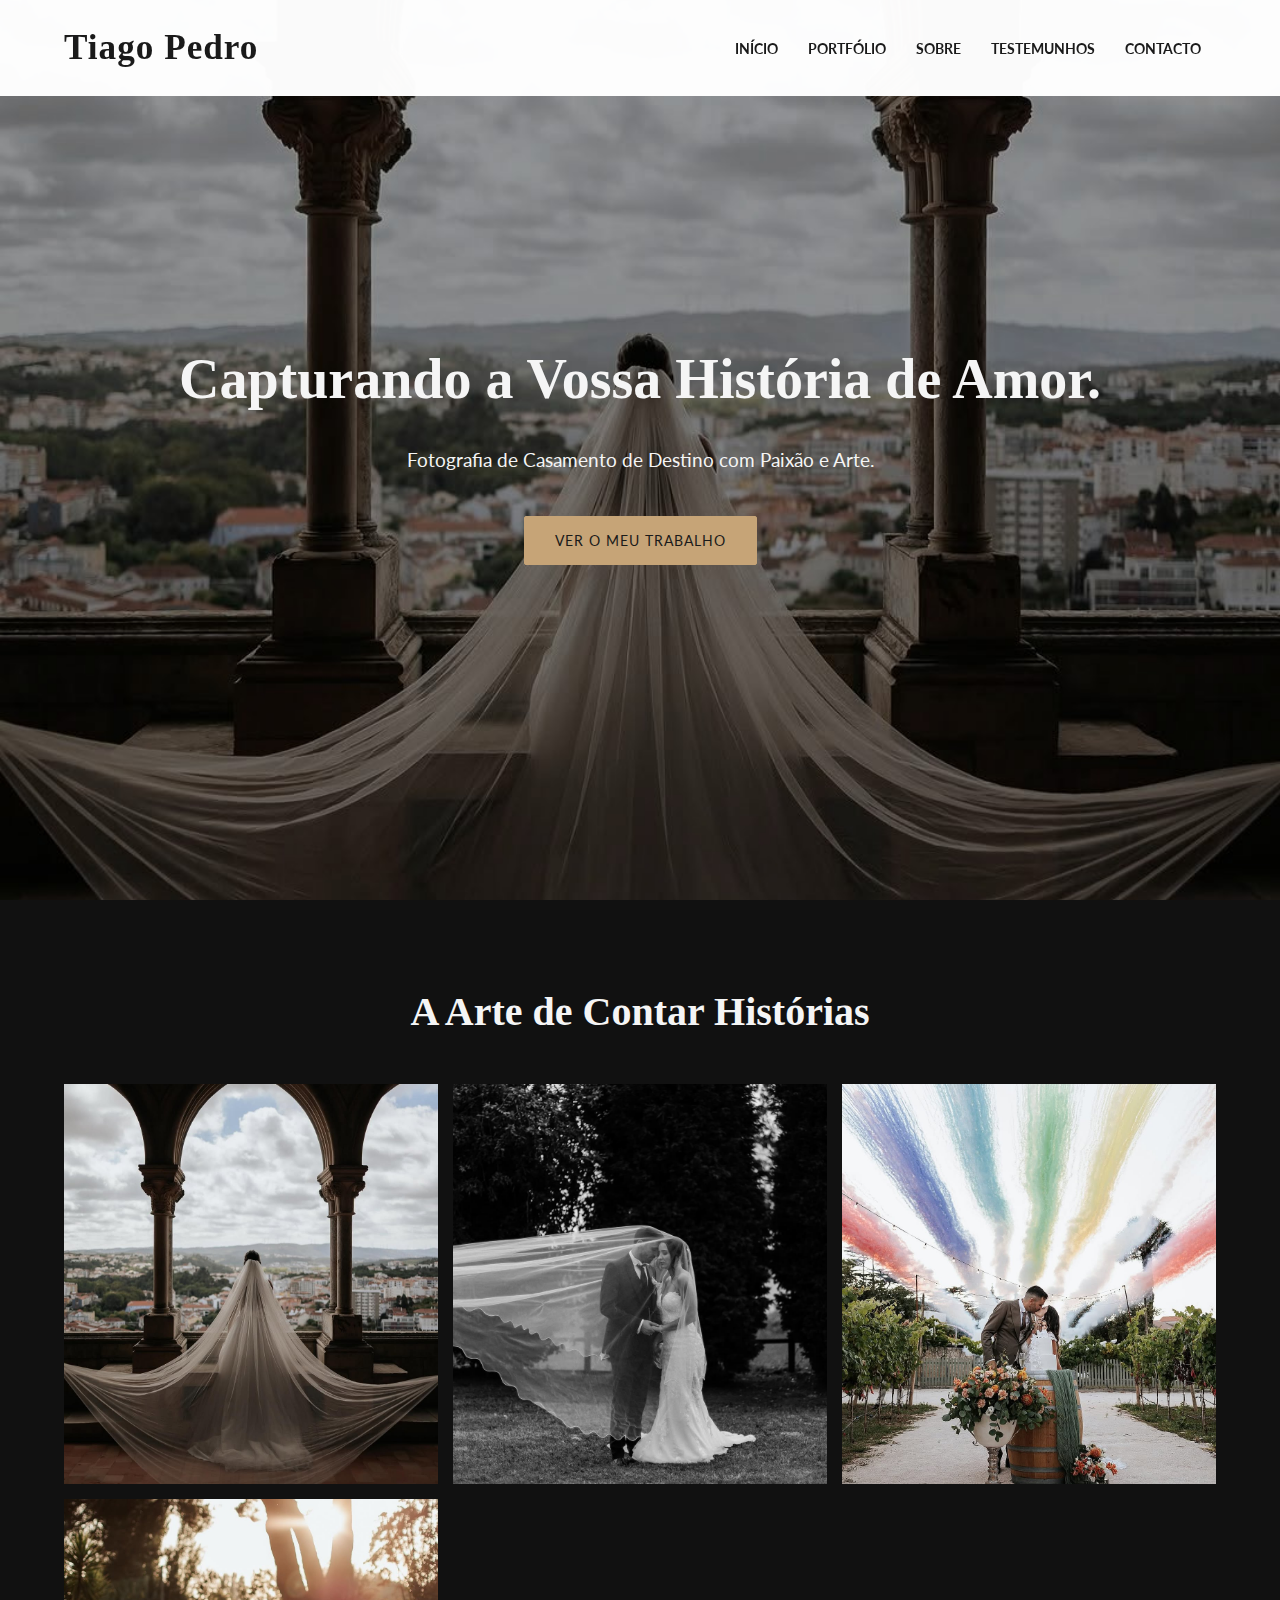
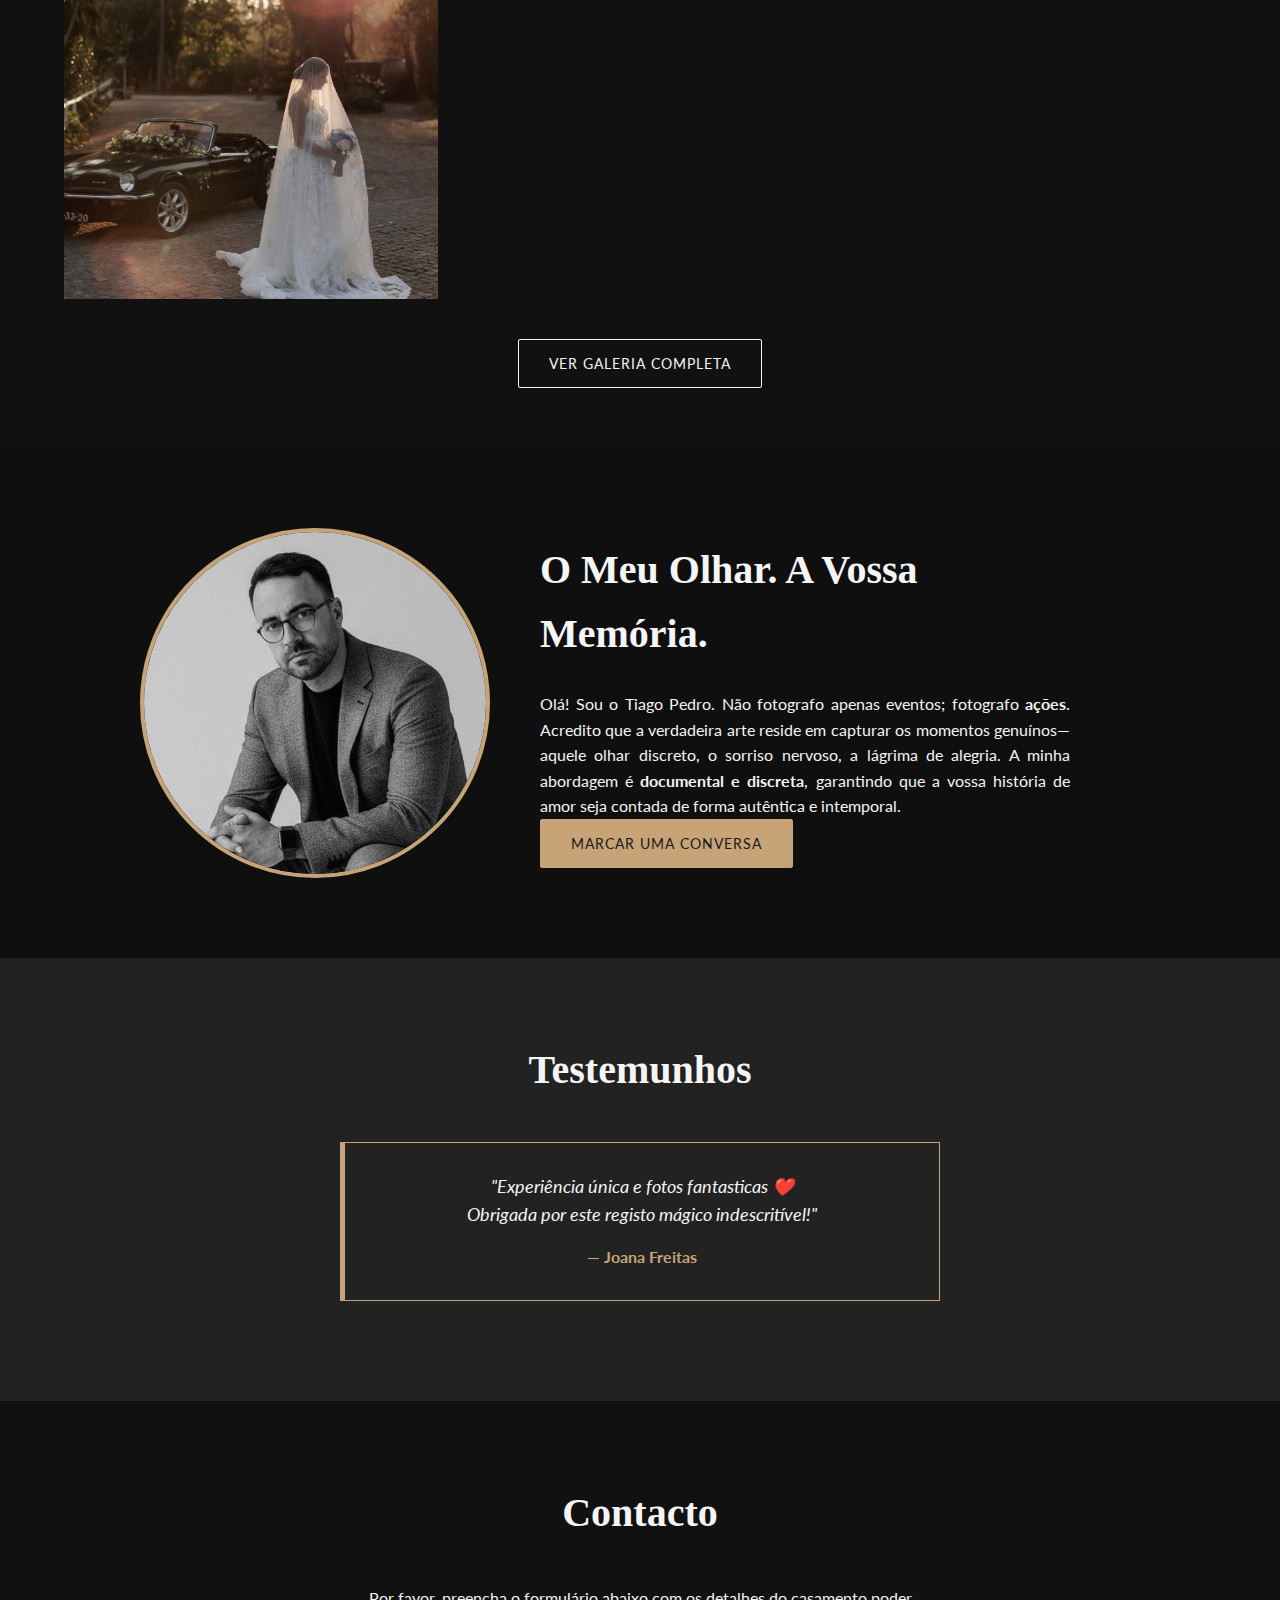
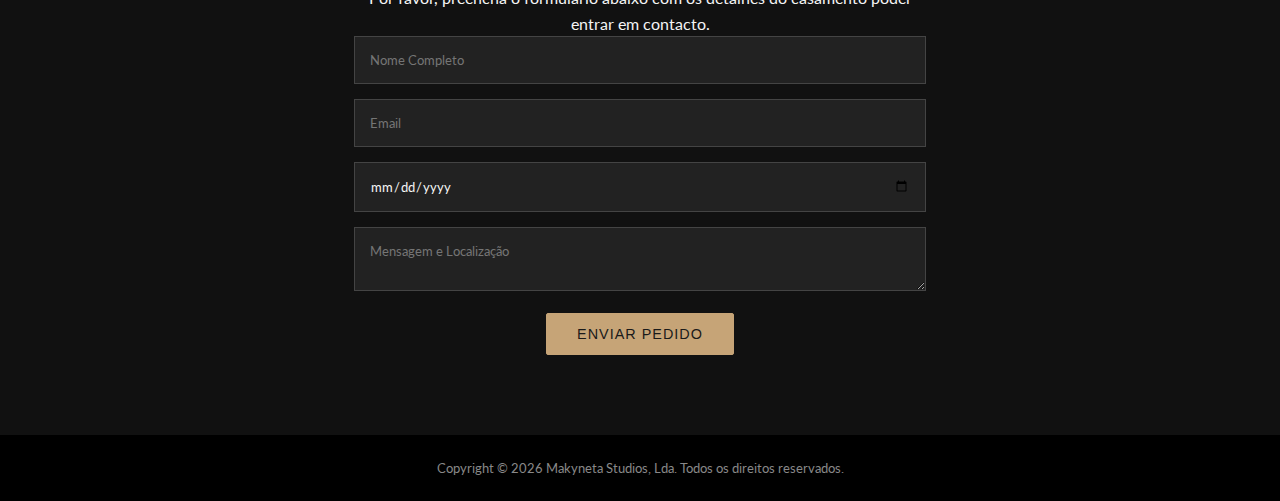
<file: index.html>
<!DOCTYPE html>
<html lang="pt-pt">

<head>
    <meta charset="UTF-8">
    <meta name="viewport" content="width=device-width, initial-scale=1.0">
    <meta property="og:title" content="Tiago Pedro">
    <meta name="author" content="Bem-vindo/a ao website de Tiago Pedro, fotógrafo de casamentos de destino.">
    <meta property="og:type" content="website">
    <meta name="robots" content="index, follow">
    <title>Tiago Pedro</title>
    <link rel="icon" href="assets/images/perfil/tiago-bw.jpg" type="image/jpg">
    <link
        href="https://fonts.googleapis.com/css2?family=Playfair+Display:wght@700&family=Lato:wght@400;700&display=swap"
        rel="stylesheet">
    <link rel="stylesheet" href="https://cdnjs.cloudflare.com/ajax/libs/font-awesome/6.5.1/css/all.min.css"
        integrity="sha512-DTOQO9RWCH3ppGqcWaEA1BIZOC6xxalwEsw9c2QQeAIftl+Vegovlnee1c9QX4TctnWMn13TZye+giMm8e2LwA=="
        crossorigin="anonymous" referrerpolicy="no-referrer" />
    <link rel="stylesheet" href="assets/styles/main.css">
</head>

<body>

    <header id="main-header">
        <div class="logo">
            <h1>Tiago Pedro</h1>
        </div>
        <nav id="main-nav">
            <ul>
                <li><a href="#home">Início</a></li>
                <li><a href="#portfolio">Portfólio</a></li>
                <li><a href="#sobre">Sobre</a></li>
                <li><a href="#testemunhos">Testemunhos</a></li>
                <li><a href="#contacto">Contacto</a></li>
            </ul>
        </nav>
        <button class="menu-toggle" aria-label="Menu"><span class="bar"></span><span class="bar"></span><span
                class="bar"></span></button>
    </header>

    <section id="home" class="hero-section">
        <div class="hero-content">
            <h2>Capturando a Vossa História de Amor.</h2>
            <p>Fotografia de Casamento de Destino com Paixão e Arte.</p>
            <a href="#portfolio" class="btn-primary">Ver o Meu Trabalho</a>
        </div>
    </section>

    <section id="portfolio" class="showcase-section">
        <h3>A Arte de Contar Histórias</h3>
        <div class="showcase-grid">
            <img src="assets/images/gallery/portfolio/1.jpg" alt="Destaque Casamento 1" class="grid-item">
            <img src="assets/images/gallery/portfolio/2.jpg" alt="Destaque Casamento 2" class="grid-item">
            <img src="assets/images/gallery/portfolio/3.jpg" alt="Destaque Casamento 3" class="grid-item">
            <img src="assets/images/gallery/portfolio/4.jpg" alt="Destaque Casamento 4" class="grid-item">
        </div>
        <a href="#" id="openGalleryBtn" class="btn-secondary">Ver Galeria Completa</a>
    </section>

    <div id="galleryModal" class="modal-overlay">
        <div class="modal-content">
            <span class="close-btn">&times;</span>

            <h3>Galeria</h3>
            <p class="modal-caption">Clique para adicionar ou remover fotografias favoritas.</p>

            <div class="modal-gallery-grid">
                <div class="modal-item" data-photo-id="1">
                    <img src="assets/images/gallery/1.jpg">
                    <button class="add-fav-btn">Adicionar aos Favoritos</button>
                </div>
                <div class="modal-item" data-photo-id="2">
                    <img src="assets/images/gallery/2.jpg">
                    <button class="add-fav-btn">Adicionar aos Favoritos</button>
                </div>
                <div class="modal-item" data-photo-id="3">
                    <img src="assets/images/gallery/3.jpg">
                    <button class="add-fav-btn">Adicionar aos Favoritos</button>
                </div>
                <div class="modal-item" data-photo-id="4">
                    <img src="assets/images/gallery/4.jpg">
                    <button class="add-fav-btn">Adicionar aos Favoritos</button>
                </div>
                <div class="modal-item" data-photo-id="5">
                    <img src="assets/images/gallery/5.jpg">
                    <button class="add-fav-btn">Adicionar aos Favoritos</button>
                </div>
                <div class="modal-item" data-photo-id="6">
                    <img src="assets/images/gallery/6.jpg">
                    <button class="add-fav-btn">Adicionar aos Favoritos</button>
                </div>
                <div class="modal-item" data-photo-id="7">
                    <img src="assets/images/gallery/7.jpg">
                    <button class="add-fav-btn">Adicionar aos Favoritos</button>
                </div>
                <div class="modal-item" data-photo-id="8">
                    <img src="assets/images/gallery/8.jpg">
                    <button class="add-fav-btn">Adicionar aos Favoritos</button>
                </div>
                <div class="modal-item" data-photo-id="9">
                    <img src="assets/images/gallery/9.jpg">
                    <button class="add-fav-btn">Adicionar aos Favoritos</button>
                </div>
                <div class="modal-item" data-photo-id="10">
                    <img src="assets/images/gallery/10.jpg">
                    <button class="add-fav-btn">Adicionar aos Favoritos</button>
                </div>
                <div class="modal-item" data-photo-id="11">
                    <img src="assets/images/gallery/11.jpg">
                    <button class="add-fav-btn">Adicionar aos Favoritos</button>
                </div>
            </div>
        </div>
    </div>

    <section id="sobre" class="about-section">
        <div class="about-container">
            <img src="assets/images/perfil/tiago-bw.jpg" alt="Tiago Pedro - Fotógrafo de Casamento"
                class="profile-photo">

            <div class="about-content">
                <h3 class="about-title">O Meu Olhar. A Vossa Memória.</h3>
                <p style="text-align: justify;">Olá! Sou o Tiago Pedro. Não fotografo apenas eventos; fotografo
                    <strong>ações</strong>. Acredito que a
                    verdadeira arte reside em capturar os momentos genuínos—aquele olhar discreto, o sorriso nervoso, a
                    lágrima de alegria. A minha abordagem é <strong>documental e discreta</strong>, garantindo
                    que a vossa história de amor seja contada
                    de forma autêntica e intemporal.</p>
                <a href="#contacto" class="btn-primary">Marcar uma Conversa</a>
            </div>
            <div class="social-links">
                <a href="r/instagram" aria-label="Instagram" target="_blank">
                    <i class="fab fa-instagram"></i>
                </a>
                <a href="r/facebook" aria-label="Facebook" target="_blank">
                    <i class="fab fa-facebook-f"></i>
                </a>
            </div>
        </div>
    </section>

    <section id="testemunhos" class="testimonials-section">
        <h3>Testemunhos</h3>
        <div class="testimonial-card">
            <p>"Experiência única e fotos fantasticas ❤️<br>Obrigada por este registo mágico indescritível!"</p>
            <h4>— Joana Freitas</h4>
        </div>
    </section>

    <section id="contacto" class="contact-section">
        <h3>Contacto</h3>
        <p>Por favor, preencha o formulário abaixo com os detalhes do casamento poder entrar em contacto.</p>
        <form class="contact-form" action="https://formspree.io/f/mldppwea">
            <input type="text" placeholder="Nome Completo" required>
            <input type="email" placeholder="Email" required>
            <input type="date" placeholder="Data do Casamento Preferida">
            <textarea placeholder="Mensagem e Localização" required></textarea>
            <button type="submit" class="btn-primary">Enviar Pedido</button>
        </form>
    </section>

    <footer id="main-footer">
        <div class="footer-info">
            <p class="copyright-link"><a href="https://makyneta.github.io">Copyright &copy; <span
                        id="current-year"></span> Makyneta Studios, Lda. Todos os direitos reservados.</a></p>
        </div>
    </footer>

    <script>
        document.getElementById('current-year').textContent = new Date().getFullYear();
    </script>
    <script src="assets/scripts/main.js"></script>
</body>

</html>
</file>
<file: assets/styles/main.css>
/* style.css - CSS COMPLETO PARA TIAGO PEDRO (TEMA DARK MODE DE LUXO) */

/* VARIÁVEIS DE COR E TIPOGRAFIA */
:root {
    --primary-color: #C6A477; /* Dourado Envelhecido/Bege */
    --background-dark: #111111; /* Preto Fundo */
    --text-light: #F5F5F5; /* Branco Quente para texto */
    --text-dark: #1a1a1a; /* Preto para elementos em fundos claros */
    --font-serif: 'Georgia', serif; /* Títulos e Logotipo (Serif) */
    --font-sans: 'Lato', sans-serif; /* Corpo de Texto (Sans-serif) */
}

/* 1. RESET E BASE */
* { 
    box-sizing: border-box; 
    margin: 0; 
    padding: 0; 
}
body { 
    font-family: var(--font-sans); 
    color: var(--text-light); 
    line-height: 1.6;
    background-color: var(--background-dark); 
}
section { 
    padding: 80px 5%; 
}
h2 { 
    font-family: var(--font-serif); 
    font-size: 3.5em; 
    margin-bottom: 20px; 
    color: var(--text-light); 
}
h3 { 
    font-family: var(--font-serif); 
    font-size: 2.5em; 
    margin-bottom: 40px; 
    text-align: center; 
    color: var(--text-light); 
}
a {
    text-decoration: none;
}

/* 2. CABEÇALHO (Header) e Navegação */
#main-header {
    display: flex;
    justify-content: space-between;
    align-items: center;
    /* CORREÇÃO: Espaçamento adequado no topo */
    padding: 20px 5%; 
    position: fixed;
    width: 100%;
    z-index: 1000;
    /* Fundo claro no topo para contrastar com a foto inicial (se for escura) */
    background-color: rgba(255, 255, 255, 0.98); 
    transition: all 0.3s;
}

/* Estilo do Logo */
#main-header h1 {
    font-family: var(--font-serif);
    font-size: 2.2em; 
    color: var(--text-dark); 
    letter-spacing: 1px;
    font-weight: 700;
}

/* Efeito Scrolled (Fundo escuro após o scroll) */
#main-header.scrolled {
    background-color: var(--background-dark); 
    box-shadow: 0 4px 10px rgba(0, 0, 0, 0.5);
    padding: 15px 5%; /* Torna-o ligeiramente mais compacto */
}
#main-header.scrolled h1, #main-header.scrolled a {
    color: var(--text-light); 
}

/* Navegação Desktop */
#main-nav ul { 
    list-style: none; 
    display: flex; 
    align-items: center;
}
#main-nav ul li a {
    color: var(--text-dark); 
    text-transform: uppercase;
    font-size: 0.9em;
    font-weight: 700;
    /* CORREÇÃO: Espaçamento entre links */
    margin: 0 15px; 
    padding: 5px 0; 
    transition: color 0.3s;
}
#main-nav.active a, #main-header.scrolled a:hover {
    color: var(--primary-color);
}
#main-nav ul li a:hover {
    color: var(--primary-color); 
}

/* Botão Hamburger (Mobile) */
.menu-toggle { display: none; border: none; background: none; cursor: pointer; padding: 5px; z-index: 1001; }
.menu-toggle .bar { display: block; width: 25px; height: 3px; margin: 5px auto; background-color: var(--text-dark); transition: all 0.3s ease-in-out; }

/* 3. BOTÕES (Estilo Dourado/Clássico) */
.btn-primary, .btn-secondary {
    padding: 12px 30px;
    text-transform: uppercase;
    font-size: 0.9em;
    display: inline-block;
    transition: all 0.3s ease;
    letter-spacing: 1px;
    border-radius: 2px;
}
.btn-primary {
    background-color: var(--primary-color);
    color: var(--text-dark); 
    border: 1px solid var(--primary-color);
}
.btn-primary:hover {
    background-color: #0000006e;
    color: var(--primary-color);
    border: 1px solid var(--primary-color);
}
.btn-secondary {
    background-color: transparent;
    color: var(--text-light);
    border: 1px solid var(--text-light);
}
.btn-secondary:hover {
    color: var(--primary-color);
    border-color: var(--primary-color);
}

/* 4. SECÇÃO HERO (#home) */
.hero-section {
    height: 100vh;
    display: flex;
    justify-content: center;
    align-items: center;
    text-align: center;
    background: url('../images/background/hero.jpg') center/cover no-repeat;
    position: relative;
}
.hero-section::after { 
    content: ''; 
    position: absolute; 
    top: 0; 
    left: 0; 
    width: 100%; 
    height: 100%; 
    z-index: -1; 
}
.hero-content {
    padding: 30px;
}
.hero-content p {
    font-size: 1.2em;
    margin-bottom: 40px;
}

/* 5. PORTFÓLIO EM DESTAQUE (#portfolio) */
.showcase-section {
    padding-bottom: 60px;
    text-align: center;
}
.showcase-grid {
    display: grid;
    grid-template-columns: repeat(auto-fit, minmax(280px, 1fr));
    gap: 15px;
    margin-bottom: 40px;
}
.grid-item { 
    width: 100%;
    height: 400px;
    object-fit: cover;
    transition: transform 0.3s ease;
}
.grid-item:hover {
    transform: scale(1.03);
    opacity: 0.8;
}

/* 6. SECÇÃO SOBRE MIM (#sobre) - Novo Layout */
.about-section {
    padding: 80px 5%;
    text-align: center;
    background-color: #0f0f0f;
}

.about-container {
    max-width: 1000px;
    margin: 0 auto;
    display: flex;
    /* Alinha a imagem e o texto lado a lado em desktop */
    align-items: center; 
    justify-content: space-between;
    gap: 50px; /* Espaço entre a foto e o texto */
}

/* Estilo da Foto de Perfil */
.profile-photo {
    width: 350px;
    height: 350px;
    object-fit: cover;
    border-radius: 50%; /* Faz a foto ser redonda */
    border: 4px solid var(--primary-color); /* Adiciona um aro dourado elegante */
    flex-shrink: 0; /* Impede que a foto encolha demasiado */
}

/* Estilo do Conteúdo Textual */
.about-content {
    text-align: left; /* Alinha o texto à esquerda */
}

.about-title {
    text-align: left; /* Garante que o título se alinha com o texto */
    margin-bottom: 25px;
}

/* 7. TESTEMUNHOS (#testemunhos) */
.testimonials-section {
    background-color: #222; 
    text-align: center;
}
.testimonial-card {
    max-width: 600px;
    margin: 0 auto 20px;
    padding: 30px;
    border: 1px solid var(--primary-color);
    border-left: 5px solid var(--primary-color);
}
.testimonial-card p {
    font-style: italic;
    font-size: 1.1em;
    margin-bottom: 15px;
}
.testimonial-card h4 {
    color: var(--primary-color);
    font-weight: 700;
}

/* 8. CONTACTO (#contacto) */
.contact-section {
    text-align: center;
    max-width: 700px;
    margin: 0 auto;
}
.contact-form input, .contact-form textarea {
    width: 100%;
    padding: 15px;
    margin-bottom: 15px;
    background-color: #222;
    color: var(--text-light);
    border: 1px solid #444;
    font-family: var(--font-sans);
}

/* 9. RODAPÉ (Footer) */
#main-footer {
    background-color: #000;
    color: #888;
    padding: 20px 5%;
    text-align: center;
    font-size: 0.8em;
}
.social-links a {
    color: var(--primary-color);
    text-decoration: none;
    margin: 0 5px;
}
.social-links a:hover {
    color: var(--text-light);
}

/* Estilo geral do link no rodapé */
#main-footer a {
    /* 🟢 CORREÇÃO 1: Remover Sublinhado Azul Padrão */
    text-decoration: none; 
    
    /* 🟢 CORREÇÃO 2: Cor Branca por Padrão (usa a cor do texto do footer) */
    color: var(--header-bg); /* Use Branco Puro (ou #F5F5F5) */
    
    transition: color 0.3s ease;
}

/* Efeito Hover */
#main-footer a:hover {
    /* 🟢 CORREÇÃO 3: Cor Dourada/Bege ao fazer hover */
    color: var(--primary-color);
}

/* 🟢 CORREÇÃO 4: Controlar o Espaçamento Vertical entre os parágrafos */
.footer-info p {
    margin: 3px 0; /* Reduz a margem padrão dos parágrafos para encurtar o espaço */
}

/* Opcional: Estilizar o "Made By" ligeiramente menor */
.footer-info .made-by a {
    opacity: 0.8;
}

/* 10. MEDIA QUERIES (RESPONSIVIDADE) */
@media (max-width: 768px) {
    
    /* Cabeçalho Mobile */
    #main-header {
        padding: 15px 5%;
    }
    .menu-toggle { 
        display: block; 
    }
    
    /* Hamburger Icon Colors */
    .menu-toggle .bar {
        background-color: var(--text-dark); /* Ícone escuro para contraste com header claro */
    }
    #main-header.scrolled .menu-toggle .bar {
        background-color: var(--text-light); /* Ícone claro no header escuro */
    }

    /* Menu de Navegação Escondido/Ativo */
    #main-nav { 
        display: none; 
        flex-direction: column;
        position: fixed;
        top: 0;
        right: 0;
        width: 70%;
        height: 100vh;
        background-color: var(--background-dark); 
        padding-top: 80px;
        transform: translateX(100%);
        transition: transform 0.3s ease-in-out;
    }
    #main-nav.active { 
        display: flex; 
        transform: translateX(0); 
    }
    #main-nav ul { 
        flex-direction: column; 
    }
    #main-nav ul li { 
        text-align: left; 
        padding: 15px 30px; 
        border-bottom: 1px solid #222; 
    }
    #main-nav ul li:last-child {
        border-bottom: none;
    }
    #main-nav a { 
        color: var(--text-light); 
        margin: 0;
    }

    /* Ajustes de Conteúdo */
    .hero-content h2 { 
        font-size: 2em; 
    }
    h3 {
        font-size: 2em;
    }
    .grid-item {
        height: 250px;
    }
}

@media (max-width: 900px) {
    .about-container {
        /* Muda para empilhar a foto e o texto em ecrãs mais pequenos */
        flex-direction: column;
        gap: 30px;
    }
    
    .profile-photo {
        width: 250px;
        height: 250px;
    }

    .about-content {
        text-align: center; /* Centraliza o texto em mobile */
    }
    .about-title {
        text-align: center;
    }
}

/* Fundo Escuro do Modal - Invisível por padrão */
.modal-overlay {
    display: flex; 
    opacity: 0; 
    visibility: hidden;
    position: fixed;
    z-index: 2000; 
    left: 0;
    top: 0;
    width: 100%;
    height: 100%;
    background-color: rgba(0, 0, 0, 0.7); 
    justify-content: center;
    align-items: center;
    transition: opacity 0.3s ease-in-out;
}

/* Classe Ativa (adicionada/removida pelo JavaScript) */
.modal-overlay.active {
    opacity: 1;
    visibility: visible;
}

/* Conteúdo do Modal (Tamanho Fixo e Suave) */
.modal-content {
    background-color: #5d5d5d; /* Fundo branco/claro do modal */
    color: var(--text-light); /* Texto escuro dentro do modal */
    
    padding: 30px; /* Mais padding para mais espaço em branco */
    border: 1px solid #ddd; /* Borda cinza suave */
    
    /* 🟢 TAMANHO FIXO (MÁXIMO) */
    width: 95%; 
    max-width: 1200px; 
    height: 90vh; 
    
    overflow-y: auto; 
    position: relative;
    box-shadow: 0 5px 25px rgba(0,0,0,0.3); /* Sombra mais visível para destaque */
    
    /* 🟢 ANIMAÇÃO: Surge do topo */
    transform: translateY(-50px);
    transition: transform 0.3s ease-in-out, opacity 0.3s ease-in-out;
}

/* Animação - Posição Final */
.modal-overlay.active .modal-content {
    transform: translateY(0);
}

/* Botão de Fechar (Mais limpo) */
.close-btn {
    color: var(--text-light); /* Cor escura */
    font-size: 36px;
    font-weight: 300; /* Fonte mais fina */
    cursor: pointer;
    position: absolute;
    top: 10px;
    right: 30px;
}
.close-btn:hover, .close-btn:focus {
    color: var(--primary-color);
}

/* Estilos da Galeria Interna do Modal */
.modal-content h3 {
    text-align: left; /* Alinhar à esquerda para visual profissional */
    margin-bottom: 5px;
    color: var(--text-light);
}
.modal-caption {
    text-align: left;
    color: var(#b1b1b1);
    margin-bottom: 25px;
}

.modal-gallery-grid {
    display: grid;
    grid-template-columns: repeat(auto-fit, minmax(240px, 1fr));
    gap: 20px; /* Mais espaço para não poluir */
    padding: 0;
}

.modal-item {
    border: 1px solid #ffffffe3; /* Borda suave */
    overflow: hidden;
    position: relative;
    transition: box-shadow 0.3s;
}

.modal-item img {
    width: 100%;
    height: 250px;
    object-fit: cover;
    display: block;
    transition: opacity 0.3s;
}

/* Botão de Favoritos (Subtil) */
.add-fav-btn {
    width: 100%;
    background-color: var(--background-dark); /* Fundo muito claro */
    color: var(--text-light);
    border: none;
    padding: 10px 0;
    cursor: pointer;
    font-size: 0.85em;
    font-weight: 700;
    margin-top: 0; /* Colado à imagem */
    transition: background-color 0.3s, color 0.3s;
    letter-spacing: 0.5px;
}
.add-fav-btn:hover {
    background-color: var(--primary-color); 
    color: var(--header-bg);
}

/* Se for favoritado (Estilo mais limpo) */
.modal-item.favorited {
    box-shadow: 0 0 0 3px var(--primary-color); /* Aro Dourado */
}
.modal-item.favorited .add-fav-btn {
    background-color: var(--primary-color);
    color: var(--header-bg);
    content: "Remover dos Favoritos";
}

/* Responsividade */
@media (max-width: 768px) {
    .modal-content {
        max-width: 95%;
        height: 95vh;
        padding: 20px;
    }
}

/* 9. RODAPÉ (Footer) - Verificação */

.social-links a {
    /* Aplica a cor dourada ao ícone */
    color: var(--primary-color) !important;
    text-decoration: none !important;
    margin: 0 5px !important; /* Aumentar o margin para mais espaço entre os ícones */
    font-size: 1.5em !important; /* Aumenta o tamanho do ícone */
    transition: color 0.3s ease !important; 
}

.social-links a:hover {
    /* Efeito hover para branco */
    color: var(--text-light) !important; 
}
</file>
